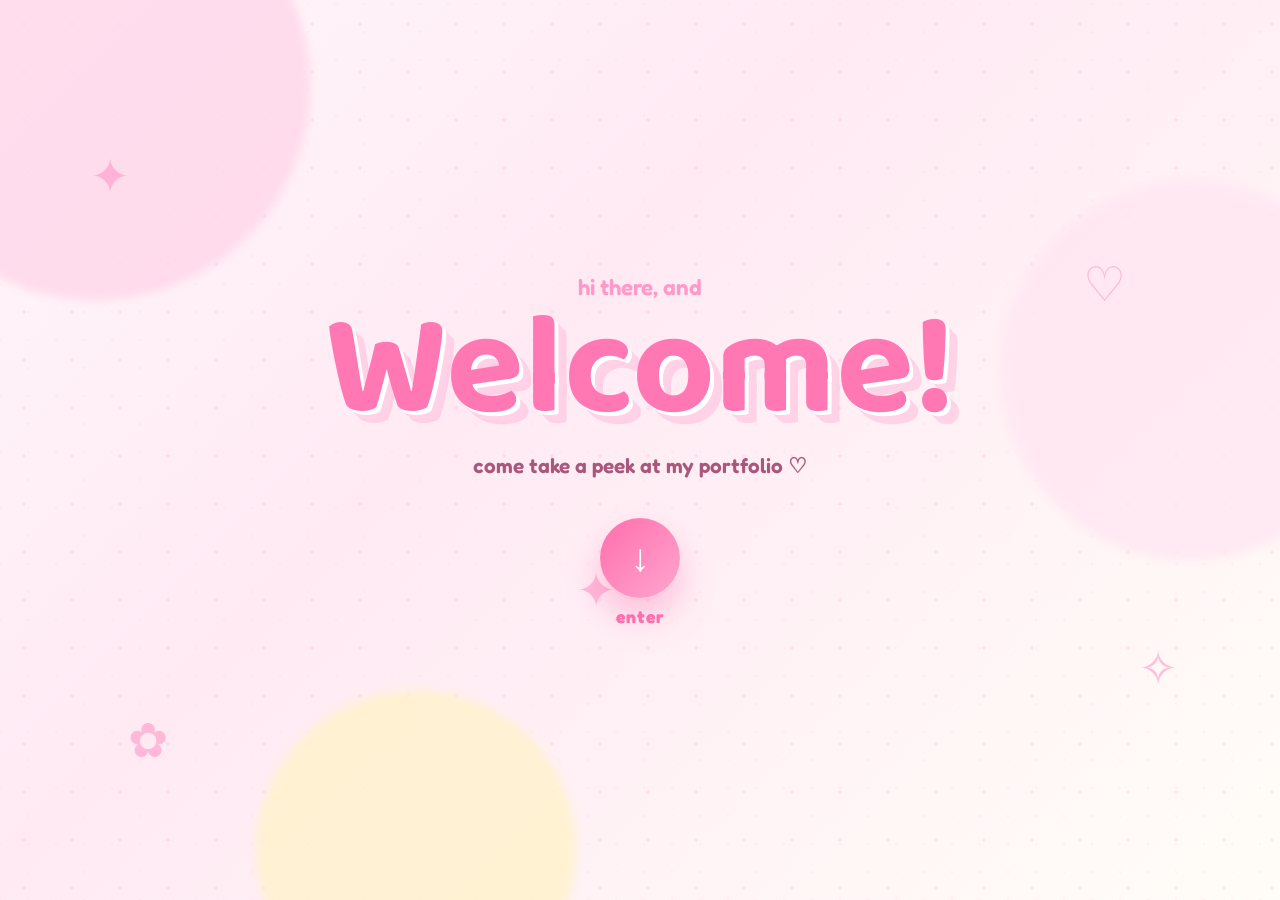
<file: index.html>
<!DOCTYPE html>
<html lang="en">
<head>
  <meta charset="UTF-8" />
  <meta name="viewport" content="width=device-width, initial-scale=1.0" />
  <title>Welcome!</title>

  <link rel="preconnect" href="https://fonts.googleapis.com">
  <link rel="preconnect" href="https://fonts.gstatic.com" crossorigin>
  <link href="https://fonts.googleapis.com/css2?family=Baloo+2:wght@600;700;800&family=Fredoka:wght@500;600;700&family=Nunito:wght@500;700;800&display=swap" rel="stylesheet">

  <link rel="stylesheet" href="style.css" />
</head>
<body class="welcome-body">

  <div class="background">
    <div class="blob blob-one"></div>
    <div class="blob blob-two"></div>
    <div class="blob blob-three"></div>

    <div class="sparkle sparkle-one">✦</div>
    <div class="sparkle sparkle-two">♡</div>
    <div class="sparkle sparkle-three">✧</div>
    <div class="sparkle sparkle-four">✿</div>
    <div class="sparkle sparkle-five">✦</div>
  </div>

  <main class="welcome-page">
    <p class="welcome-hi">hi there, and</p>
    <h1 class="welcome-title">Welcome!</h1>
    <p class="welcome-sub">come take a peek at my portfolio ♡</p>

    <a href="portfolio.html" class="welcome-arrow" aria-label="Go to my portfolio">
      <span class="welcome-arrow-circle">↓</span>
      <span class="welcome-arrow-text">enter</span>
    </a>
  </main>

</body>
</html>
</file>
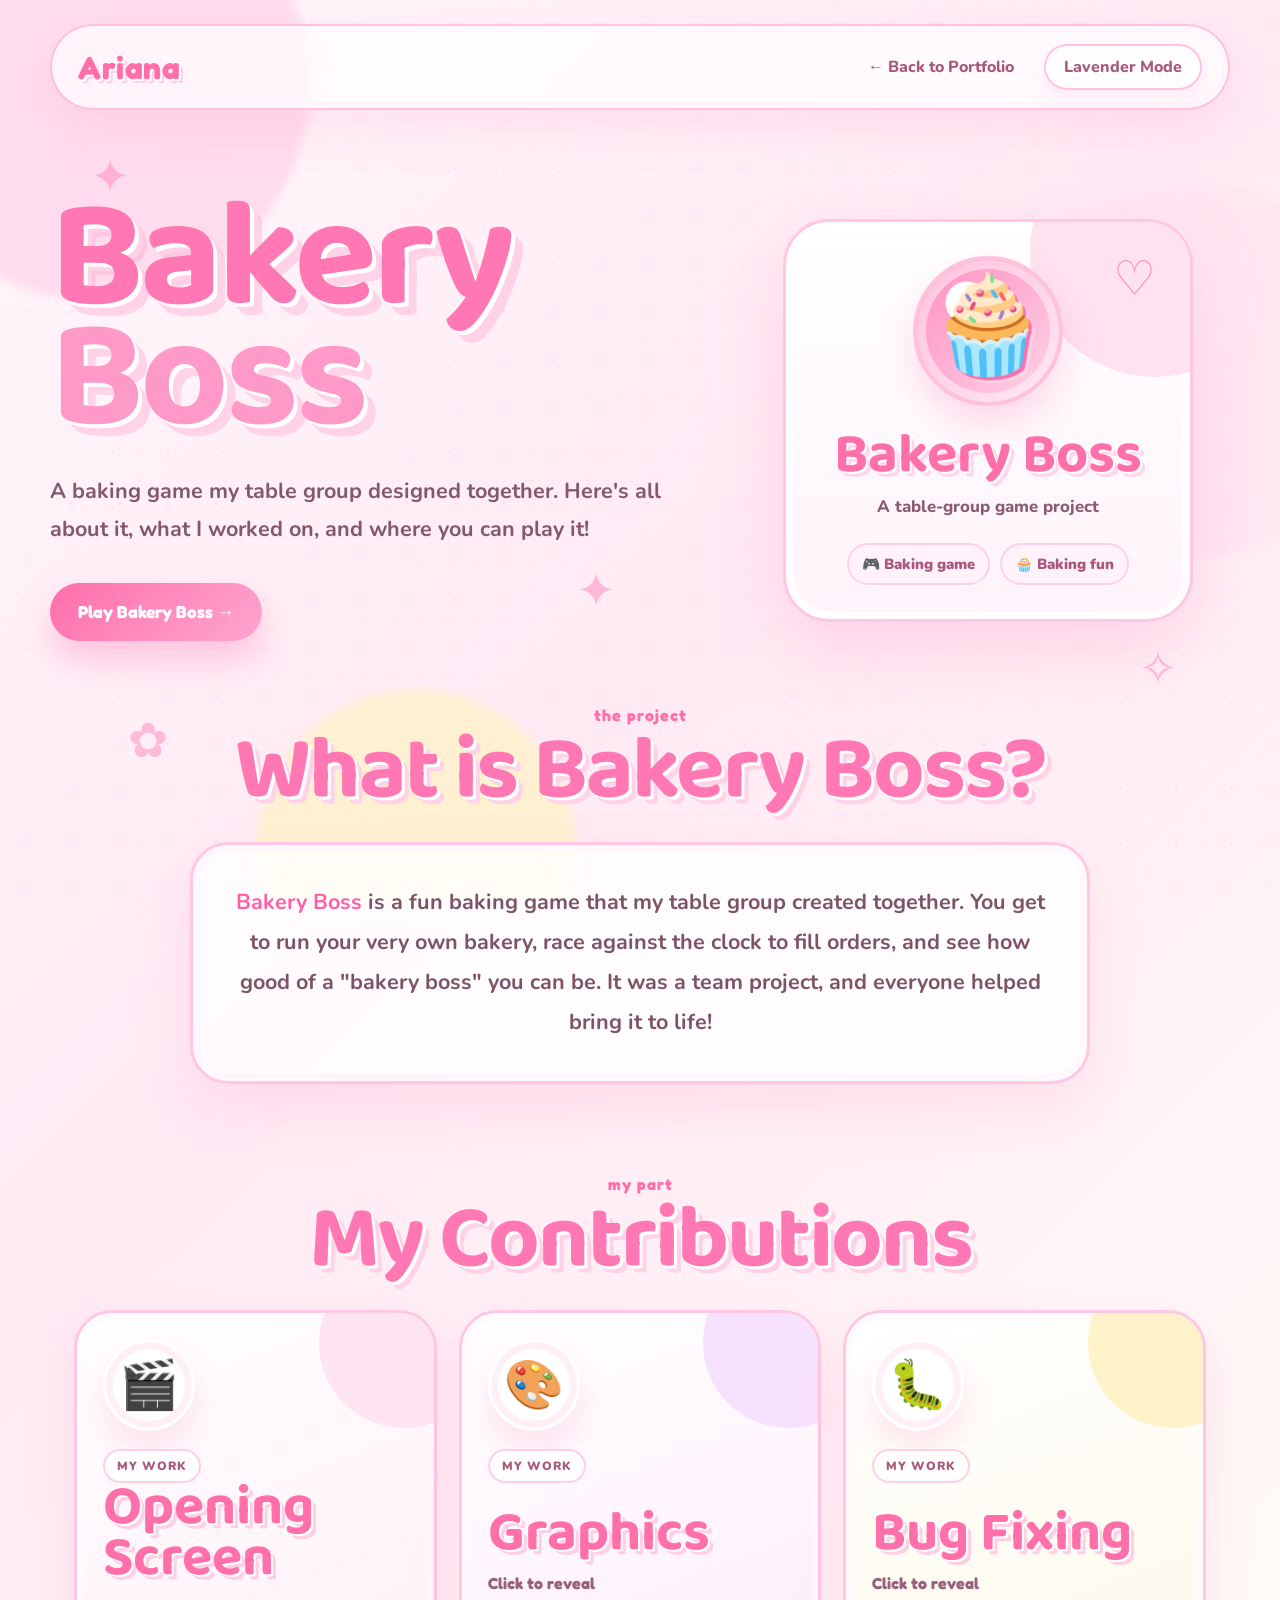
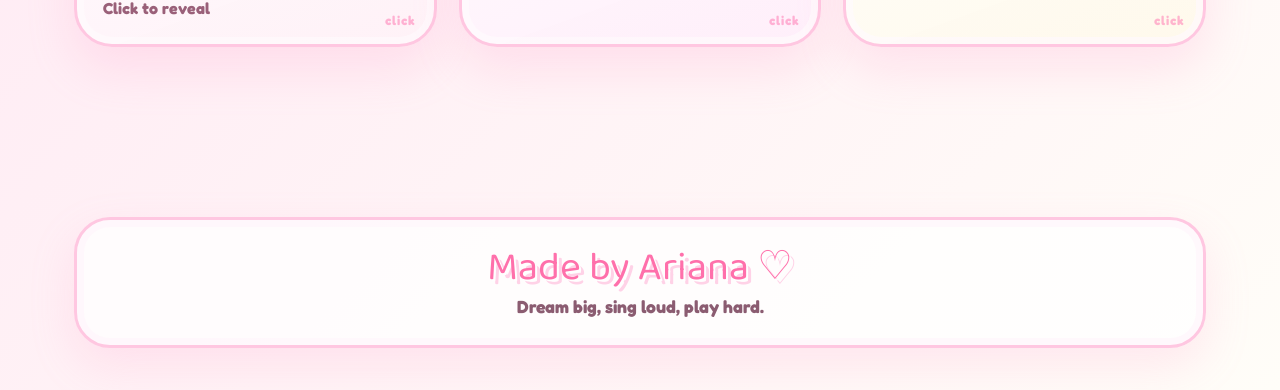
<file: bakeryboss.html>
<!DOCTYPE html>
<html lang="en">
<head>
  <meta charset="UTF-8" />
  <meta name="viewport" content="width=device-width, initial-scale=1.0" />
  <title>Bakery Boss</title>

  <link rel="preconnect" href="https://fonts.googleapis.com">
  <link rel="preconnect" href="https://fonts.gstatic.com" crossorigin>
  <link href="https://fonts.googleapis.com/css2?family=Baloo+2:wght@600;700;800&family=Fredoka:wght@500;600;700&family=Nunito:wght@500;700;800&display=swap" rel="stylesheet">

  <link rel="stylesheet" href="style.css" />
</head>
<body>

  <div class="background">
    <div class="blob blob-one"></div>
    <div class="blob blob-two"></div>
    <div class="blob blob-three"></div>

    <div class="sparkle sparkle-one">✦</div>
    <div class="sparkle sparkle-two">♡</div>
    <div class="sparkle sparkle-three">✧</div>
    <div class="sparkle sparkle-four">✿</div>
    <div class="sparkle sparkle-five">✦</div>
  </div>

  <header class="page-header">

    <nav class="nav">
      <a href="index.html" class="nav-logo">Ariana</a>

      <div class="nav-links">
        <a href="portfolio.html">← Back to Portfolio</a>

        <button id="themeToggle" class="theme-toggle" type="button">
          Lavender Mode
        </button>
      </div>
    </nav>

    <section class="hero bakery-hero">
      <div class="hero-text">
        <h1>
          Bakery
          <span>Boss</span>
        </h1>

        <p class="hero-description">
          A baking game my table group designed together. Here's all about it,
          what I worked on, and where you can play it!
        </p>

        <div class="hero-buttons">
          <a href="https://www.bakeryboss.xyz/" target="_blank" rel="noopener" class="main-button">Play Bakery Boss →</a>
        </div>
      </div>

      <div class="hero-panel">
        <div class="profile-card">
          <div class="profile-circle">
            <span>🧁</span>
          </div>

          <h2>Bakery Boss</h2>
          <p>A table-group game project</p>

          <div class="cute-tags">
            <span>🎮 Baking game</span>
            <span>🧁 Baking fun</span>
          </div>
        </div>
      </div>
    </section>

  </header>

  <main>

    <section class="about-section reveal">
      <div class="section-heading">
        <p>the project</p>
        <h2>What is Bakery Boss?</h2>
      </div>

      <div class="about-card">
        <p>
          <strong>Bakery Boss</strong> is a fun baking game that my table group
          created together. You get to run your very own bakery, race against the
          clock to fill orders, and see how good of a "bakery boss" you can be.
          It was a team project, and everyone helped bring it to life!
        </p>
      </div>
    </section>

    <section class="about-section reveal">
      <div class="section-heading">
        <p>my part</p>
        <h2>My Contributions</h2>
      </div>

      <div class="cards-grid contributions-grid">

        <details class="favorite-card baking-card">
          <summary>
            <div class="card-top">
              <div class="icon-bubble">🎬</div>
              <p class="card-label">my work</p>
            </div>
            <div>
              <h3>Opening Screen</h3>
              <p class="click-text">Click to reveal</p>
            </div>
          </summary>
          <div class="hidden-fact">
            <p>I designed the opening screen for Emma's game.</p>
          </div>
        </details>

        <details class="favorite-card singing-card">
          <summary>
            <div class="card-top">
              <div class="icon-bubble">🎨</div>
              <p class="card-label">my work</p>
            </div>
            <div>
              <h3>Graphics</h3>
              <p class="click-text">Click to reveal</p>
            </div>
          </summary>
          <div class="hidden-fact">
            <p>I made some of the graphics you'll see in the game.</p>
          </div>
        </details>

        <details class="favorite-card dimsum-card">
          <summary>
            <div class="card-top">
              <div class="icon-bubble">🐛</div>
              <p class="card-label">my work</p>
            </div>
            <div>
              <h3>Bug Fixing</h3>
              <p class="click-text">Click to reveal</p>
            </div>
          </summary>
          <div class="hidden-fact">
            <p>I worked out a lot of the bugs to help the game run smoothly.</p>
          </div>
        </details>

      </div>
    </section>

  </main>

  <footer class="footer-signature">
    <div class="signature-card">
      <p class="made-by">Made by Ariana ♡</p>
      <p class="signature-line">Dream big, sing loud, play hard.</p>
    </div>
  </footer>

  <script src="script.js"></script>

</body>
</html>
</file>
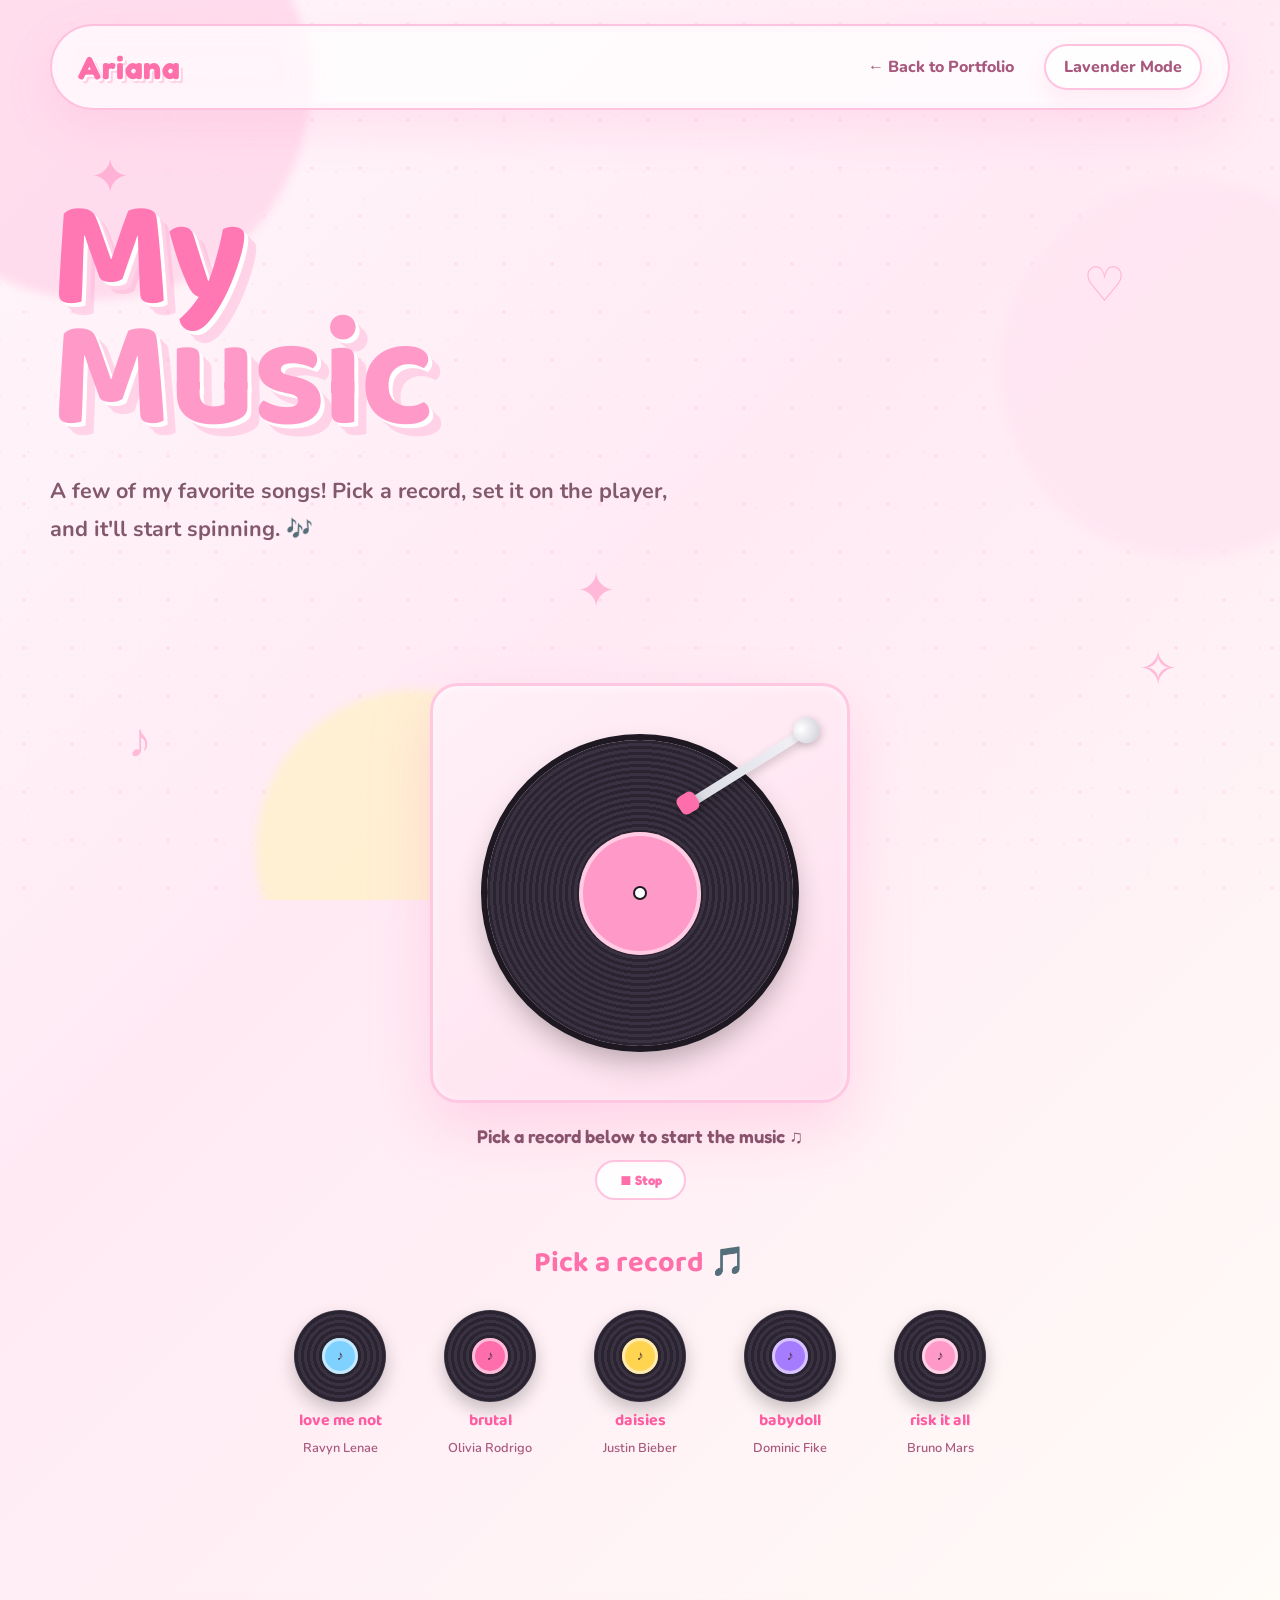
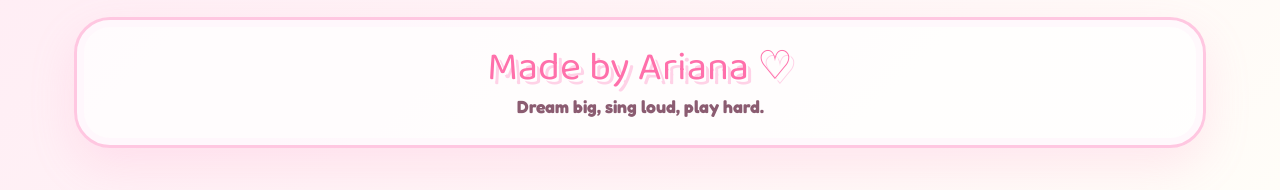
<file: music.html>
<!DOCTYPE html>
<html lang="en">
<head>
  <meta charset="UTF-8" />
  <meta name="viewport" content="width=device-width, initial-scale=1.0" />
  <title>My Music</title>

  <link rel="preconnect" href="https://fonts.googleapis.com">
  <link rel="preconnect" href="https://fonts.gstatic.com" crossorigin>
  <link href="https://fonts.googleapis.com/css2?family=Baloo+2:wght@600;700;800&family=Fredoka:wght@500;600;700&family=Nunito:wght@500;700;800&display=swap" rel="stylesheet">

  <link rel="stylesheet" href="style.css" />
</head>
<body>

  <div class="background">
    <div class="blob blob-one"></div>
    <div class="blob blob-two"></div>
    <div class="blob blob-three"></div>

    <div class="sparkle sparkle-one">✦</div>
    <div class="sparkle sparkle-two">♡</div>
    <div class="sparkle sparkle-three">✧</div>
    <div class="sparkle sparkle-four">♪</div>
    <div class="sparkle sparkle-five">✦</div>
  </div>

  <header class="page-header">
    <nav class="nav">
      <a href="index.html" class="nav-logo">Ariana</a>
      <div class="nav-links">
        <a href="portfolio.html">← Back to Portfolio</a>
        <button id="themeToggle" class="theme-toggle" type="button">Lavender Mode</button>
      </div>
    </nav>

    <section class="hero music-hero">
      <div class="hero-text">
        <h1>My <span>Music</span></h1>
        <p class="hero-description">
          A few of my favorite songs! Pick a record, set it on the player,
          and it'll start spinning. 🎶
        </p>
      </div>
    </section>
  </header>

  <main>
    <section class="music-section">

      <!-- The record player -->
      <div class="record-player" id="turntable">
        <div class="platter">
          <div class="platter-label" id="platterLabel"></div>
          <div class="spindle"></div>
        </div>
        <div class="tonearm">
          <div class="tonearm-base"></div>
        </div>
      </div>

      <p class="now-playing" id="nowPlaying">Pick a record below to start the music ♫</p>
      <button id="stopBtn" class="reset-btn" type="button">⏹ Stop</button>

      <!-- The real song plays here (official YouTube player) -->
      <div class="yt-wrap" id="ytWrap">
        <iframe id="ytFrame" src="" title="Song player"
          frameborder="0"
          allow="autoplay; encrypted-media; picture-in-picture"
          allowfullscreen></iframe>
      </div>

      <!-- The crate of records -->
      <h2 class="shelf-heading">Pick a record 🎵</h2>
      <div class="record-shelf">

        <button class="record" type="button"
          data-id="cswfR85D7jM" data-title="love me not" data-artist="Ravyn Lenae" data-color="#7fd1ff">
          <span class="vinyl"><span class="vinyl-label" style="background:#7fd1ff;">♪</span></span>
          <span class="record-title">love me not</span>
          <span class="record-artist">Ravyn Lenae</span>
        </button>

        <button class="record" type="button"
          data-id="OGUy2UmRxJ0" data-title="brutal" data-artist="Olivia Rodrigo" data-color="#ff6eac">
          <span class="vinyl"><span class="vinyl-label" style="background:#ff6eac;">♪</span></span>
          <span class="record-title">brutal</span>
          <span class="record-artist">Olivia Rodrigo</span>
        </button>

        <button class="record" type="button"
          data-id="msGuqelopMA" data-title="daisies" data-artist="Justin Bieber" data-color="#ffd451">
          <span class="vinyl"><span class="vinyl-label" style="background:#ffd451;">♪</span></span>
          <span class="record-title">daisies</span>
          <span class="record-artist">Justin Bieber</span>
        </button>

        <button class="record" type="button"
          data-id="nb8CnIo_-_A" data-title="babydoll" data-artist="Dominic Fike" data-color="#a67cff">
          <span class="vinyl"><span class="vinyl-label" style="background:#a67cff;">♪</span></span>
          <span class="record-title">babydoll</span>
          <span class="record-artist">Dominic Fike</span>
        </button>

        <button class="record" type="button"
          data-id="lY5V4hSLWY8" data-title="risk it all" data-artist="Bruno Mars" data-color="#ff9ac8">
          <span class="vinyl"><span class="vinyl-label" style="background:#ff9ac8;">♪</span></span>
          <span class="record-title">risk it all</span>
          <span class="record-artist">Bruno Mars</span>
        </button>

      </div>
    </section>
  </main>

  <footer class="footer-signature">
    <div class="signature-card">
      <p class="made-by">Made by Ariana ♡</p>
      <p class="signature-line">Dream big, sing loud, play hard.</p>
    </div>
  </footer>

  <script>
    // ===== RECORD PLAYER =====
    const turntable    = document.getElementById("turntable");
    const platterLabel = document.getElementById("platterLabel");
    const nowPlaying   = document.getElementById("nowPlaying");
    const ytWrap       = document.getElementById("ytWrap");
    const ytFrame      = document.getElementById("ytFrame");
    const records      = document.querySelectorAll(".record");

    function playSong(el) {
      const id     = el.dataset.id;
      const title  = el.dataset.title;
      const artist = el.dataset.artist;
      const color  = el.dataset.color;

      records.forEach((r) => r.classList.remove("selected"));
      el.classList.add("selected");

      // put the record on the player and spin it
      platterLabel.textContent = title;
      platterLabel.style.background = color;
      turntable.classList.add("playing");
      nowPlaying.innerHTML = "Now playing: <strong>" + title + "</strong> — " + artist;

      // the song plays in the official YouTube player (autoplay because you clicked)
      ytFrame.src = "https://www.youtube.com/embed/" + id + "?autoplay=1&rel=0";
      ytWrap.classList.add("show");
    }

    function stopSong() {
      records.forEach((r) => r.classList.remove("selected"));
      turntable.classList.remove("playing");
      platterLabel.textContent = "";
      platterLabel.style.background = "";
      nowPlaying.textContent = "Pick a record below to start the music ♫";
      ytFrame.src = "";
      ytWrap.classList.remove("show");
    }

    records.forEach((r) => r.addEventListener("click", () => playSong(r)));
    document.getElementById("stopBtn").addEventListener("click", stopSong);
  </script>

  <script src="script.js"></script>
</body>
</html>
</file>
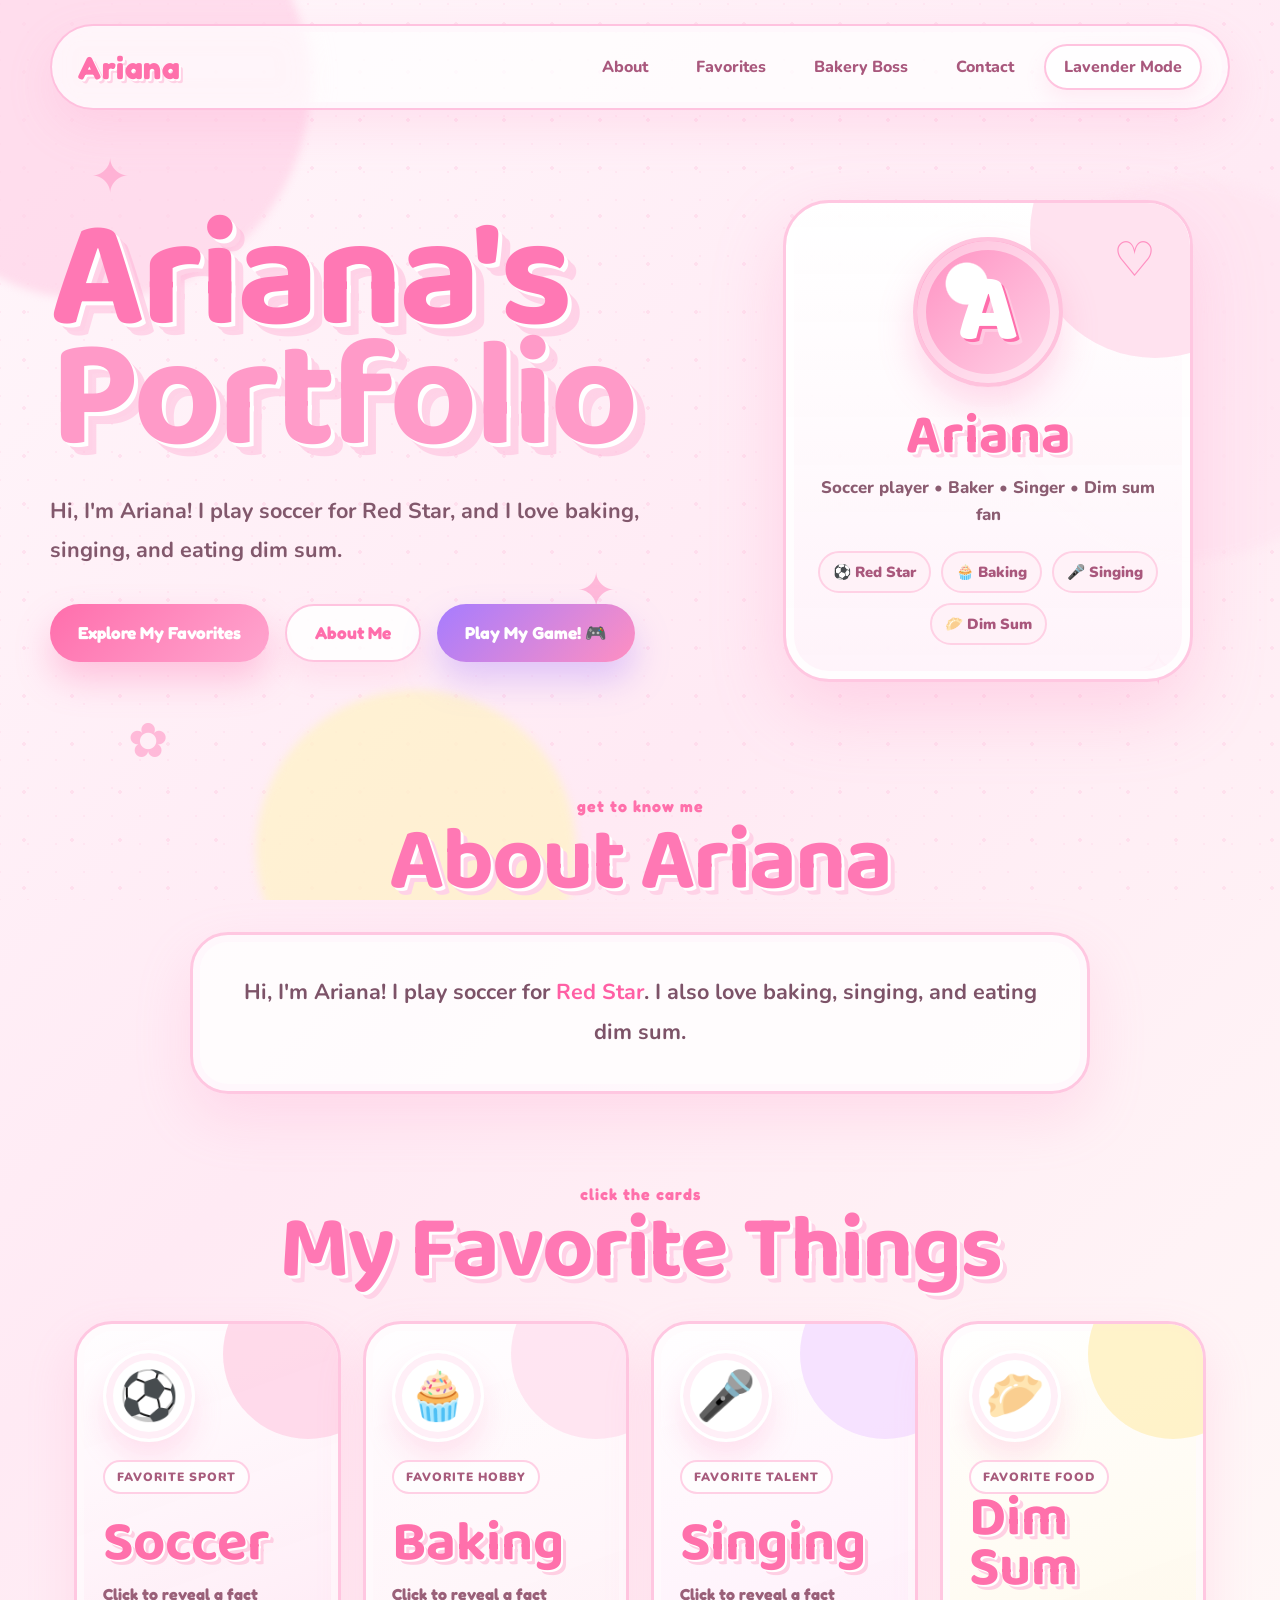
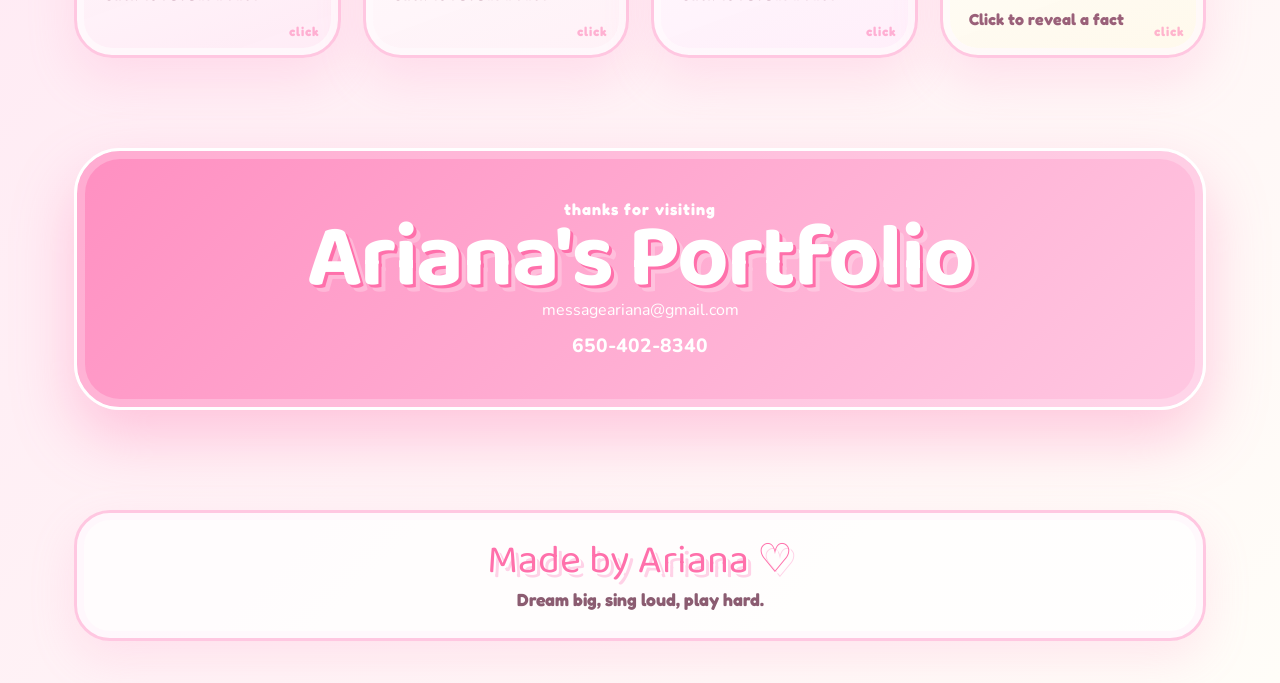
<file: portfolio-2.html>
<!DOCTYPE html>
<html lang="en">
<head>
  <meta charset="UTF-8" />
  <meta name="viewport" content="width=device-width, initial-scale=1.0" />
  <title>Ariana's Portfolio</title>

  <link rel="preconnect" href="https://fonts.googleapis.com">
  <link rel="preconnect" href="https://fonts.gstatic.com" crossorigin>
  <link href="https://fonts.googleapis.com/css2?family=Baloo+2:wght@600;700;800&family=Fredoka:wght@500;600;700&family=Nunito:wght@500;700;800&display=swap" rel="stylesheet">

  <link rel="stylesheet" href="style.css" />
</head>
<body>

  <div class="background">
    <div class="blob blob-one"></div>
    <div class="blob blob-two"></div>
    <div class="blob blob-three"></div>

    <div class="sparkle sparkle-one">✦</div>
    <div class="sparkle sparkle-two">♡</div>
    <div class="sparkle sparkle-three">✧</div>
    <div class="sparkle sparkle-four">✿</div>
    <div class="sparkle sparkle-five">✦</div>
  </div>

  <header class="page-header">

    <nav class="nav">
      <a href="index.html" class="nav-logo">Ariana</a>

      <div class="nav-links">
        <a href="#about">About</a>
        <a href="#favorites">Favorites</a>
        <a href="bakeryboss.html">Bakery Boss</a>
        <a href="#contact">Contact</a>

        <button id="themeToggle" class="theme-toggle" type="button">
          Lavender Mode
        </button>
      </div>
    </nav>

    <section class="hero">
      <div class="hero-text">
        <h1>
          Ariana's
          <span>Portfolio</span>
        </h1>

        <p class="hero-description">
          Hi, I'm Ariana! I play soccer for Red Star, and I love baking,
          singing, and eating dim sum.
        </p>

        <div class="hero-buttons">
          <a href="#favorites" class="main-button">Explore My Favorites</a>
          <a href="#about" class="secondary-button">About Me</a>
          <button id="playGameBtn" class="game-button" type="button">Play My Game! 🎮</button>
        </div>
      </div>

      <div class="hero-panel">
        <div class="profile-card">
          <div class="profile-circle">
            <span>A</span>
          </div>

          <h2>Ariana</h2>
          <p>Soccer player • Baker • Singer • Dim sum fan</p>

          <div class="cute-tags">
            <span>⚽ Red Star</span>
            <span>🧁 Baking</span>
            <span>🎤 Singing</span>
            <span>🥟 Dim Sum</span>
          </div>
        </div>
      </div>
    </section>

  </header>

  <main>

    <section id="about" class="about-section reveal">
      <div class="section-heading">
        <p>get to know me</p>
        <h2>About Ariana</h2>
      </div>

      <div class="about-card">
        <p>
          Hi, I'm Ariana! I play soccer for <strong>Red Star</strong>.
          I also love baking, singing, and eating dim sum.
        </p>
      </div>
    </section>

    <section id="favorites" class="favorites-section reveal">
      <div class="section-heading">
        <p>click the cards</p>
        <h2>My Favorite Things</h2>
      </div>

      <div class="cards-grid">

        <details class="favorite-card soccer-card">
          <summary>
            <div class="card-top">
              <div class="icon-bubble">⚽</div>
              <p class="card-label">favorite sport</p>
            </div>

            <div>
              <h3>Soccer</h3>
              <p class="click-text">Click to reveal a fact</p>
            </div>
          </summary>

          <div class="hidden-fact">
            <p>
              I play soccer for <strong>Red Star</strong>! I like how soccer takes teamwork,
              speed, focus, and confidence.
            </p>
          </div>
        </details>

        <details class="favorite-card baking-card">
          <summary>
            <div class="card-top">
              <div class="icon-bubble">🧁</div>
              <p class="card-label">favorite hobby</p>
            </div>

            <div>
              <h3>Baking</h3>
              <p class="click-text">Click to reveal a fact</p>
            </div>
          </summary>

          <div class="hidden-fact">
            <p>
              Baking is fun because it feels creative. You can mix ingredients
              and turn them into something sweet and pretty.
            </p>
          </div>
        </details>

        <details class="favorite-card singing-card">
          <summary>
            <div class="card-top">
              <div class="icon-bubble">🎤</div>
              <p class="card-label">favorite talent</p>
            </div>

            <div>
              <h3>Singing</h3>
              <p class="click-text">Click to reveal a fact</p>
            </div>
          </summary>

          <div class="hidden-fact">
            <p>
              Singing is one of my favorite ways to express myself.
              Music can make a normal day feel special.
            </p>
            <a href="music.html" class="card-song-button">🎵 Play My Favorite Songs →</a>
          </div>
        </details>

        <details class="favorite-card dimsum-card">
          <summary>
            <div class="card-top">
              <div class="icon-bubble">🥟</div>
              <p class="card-label">favorite food</p>
            </div>

            <div>
              <h3>Dim Sum</h3>
              <p class="click-text">Click to reveal a fact</p>
            </div>
          </summary>

          <div class="hidden-fact">
            <p>
              I love dim sum because there are so many little dishes to try,
              like dumplings, buns, and other delicious foods.
            </p>
          </div>
        </details>

      </div>
    </section>

    <section id="contact" class="contact-section reveal">
      <div class="contact-card">
        <p class="contact-small">thanks for visiting</p>
        <h2>Ariana's Portfolio</h2>
        <p><a href="mailto:messageariana@gmail.com">messageariana@gmail.com</a></p>
        <p><a href="tel:650-402-8340">650-402-8340</a></p>
      </div>
    </section>

  </main>

  <footer class="footer-signature">
    <div class="signature-card">
      <p class="made-by">Made by Ariana ♡</p>
      <p class="signature-line">Dream big, sing loud, play hard.</p>
    </div>
  </footer>

  <!-- ===== GAME POP-UP (hidden until you click "Play My Game!") ===== -->
  <div id="gameModal" class="game-modal">
    <div class="game-container">
      <div class="game-header">
        <h2>Ariana's Adventure</h2>
        <button id="closeGameBtn" class="close-game" type="button">✕</button>
      </div>

      <div class="game-info">
        <div class="level-display">Level: <span id="levelNumber">1</span>/4</div>
        <div class="fact-display" id="factDisplay"></div>
      </div>

      <canvas id="gameCanvas" width="800" height="500"></canvas>

      <div class="game-controls">
        <p>Arrow Keys to Move • Space to Jump</p>
        <button id="resetGameBtn" class="reset-btn" type="button">Reset Level</button>
      </div>

      <div id="gameOver" class="game-over-screen" style="display: none;">
        <div class="game-over-content">
          <h3 id="gameOverTitle">You Made It!</h3>
          <p id="gameOverMessage"></p>
          <button id="nextLevelBtn" class="next-level-btn" type="button">Next Level →</button>
        </div>
      </div>
    </div>
  </div>

  <script src="script.js"></script>
  <script src="game.js"></script>

</body>
</html>
</file>
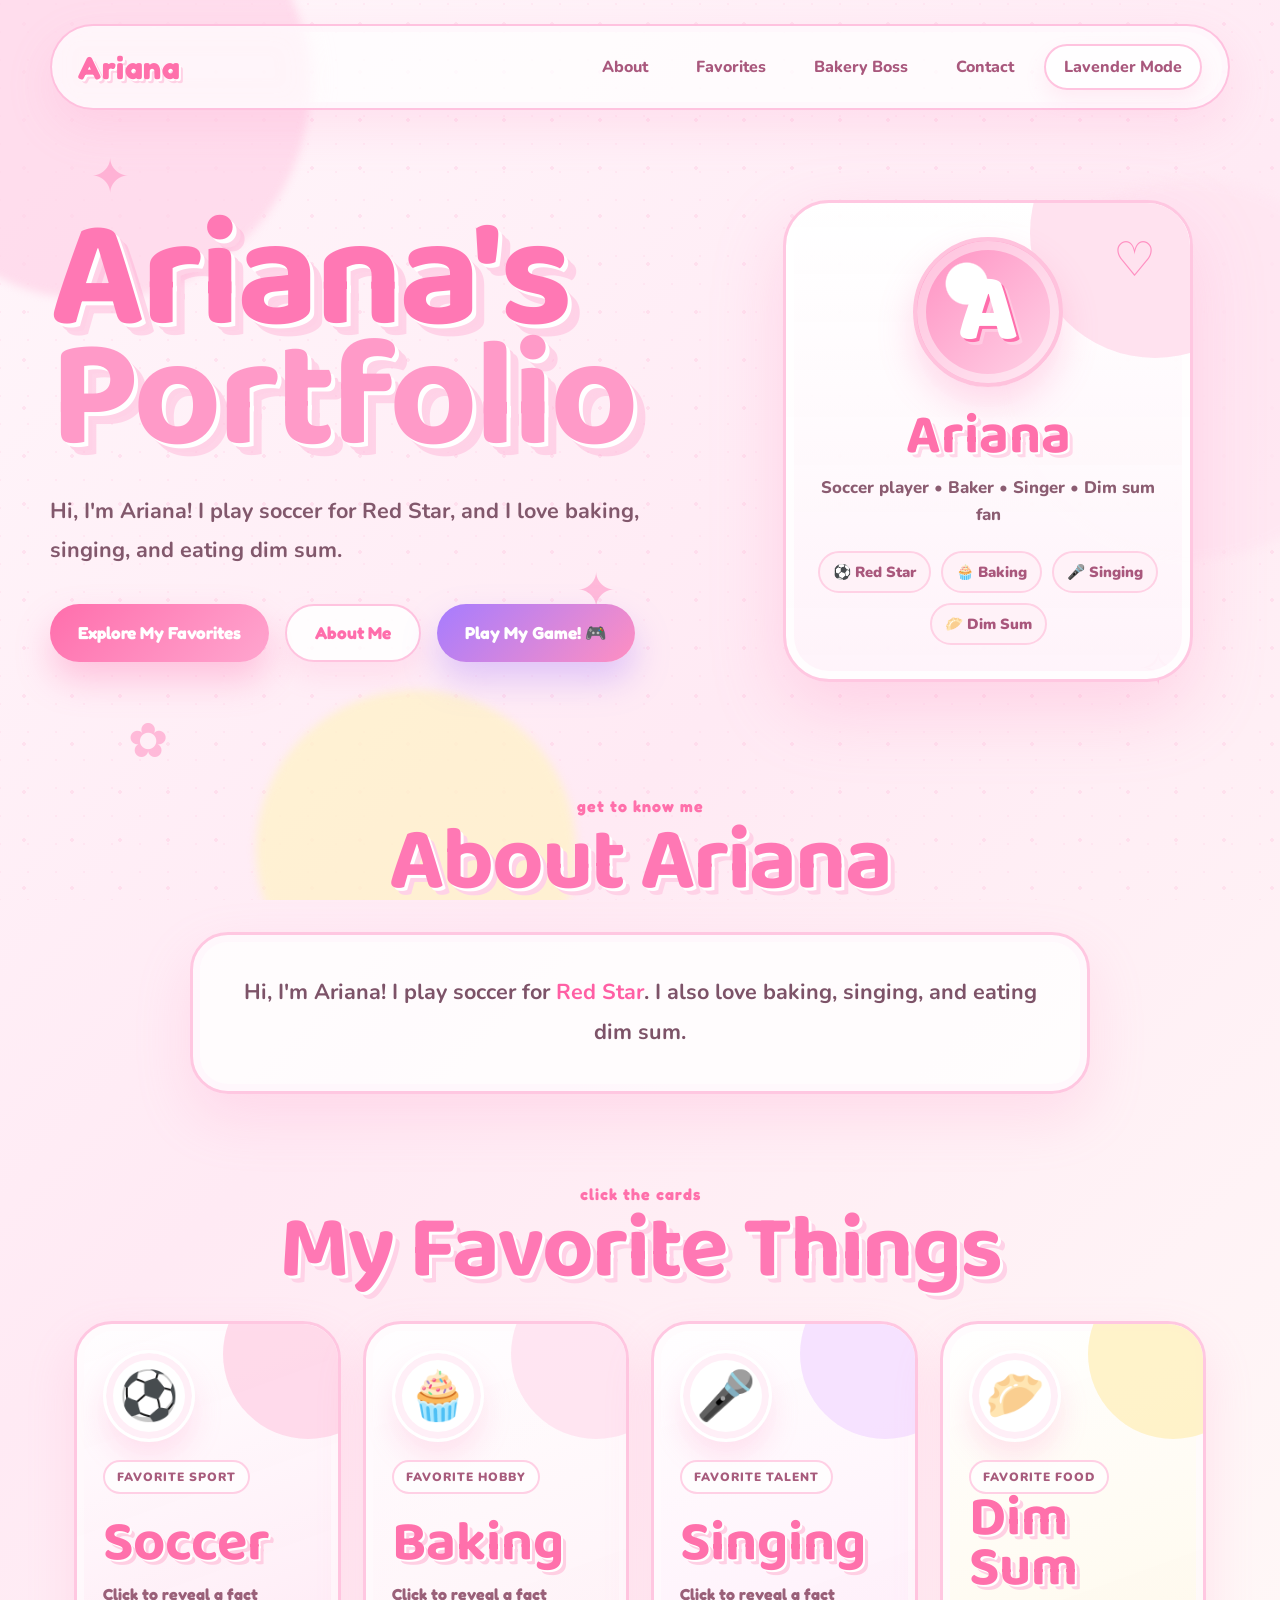
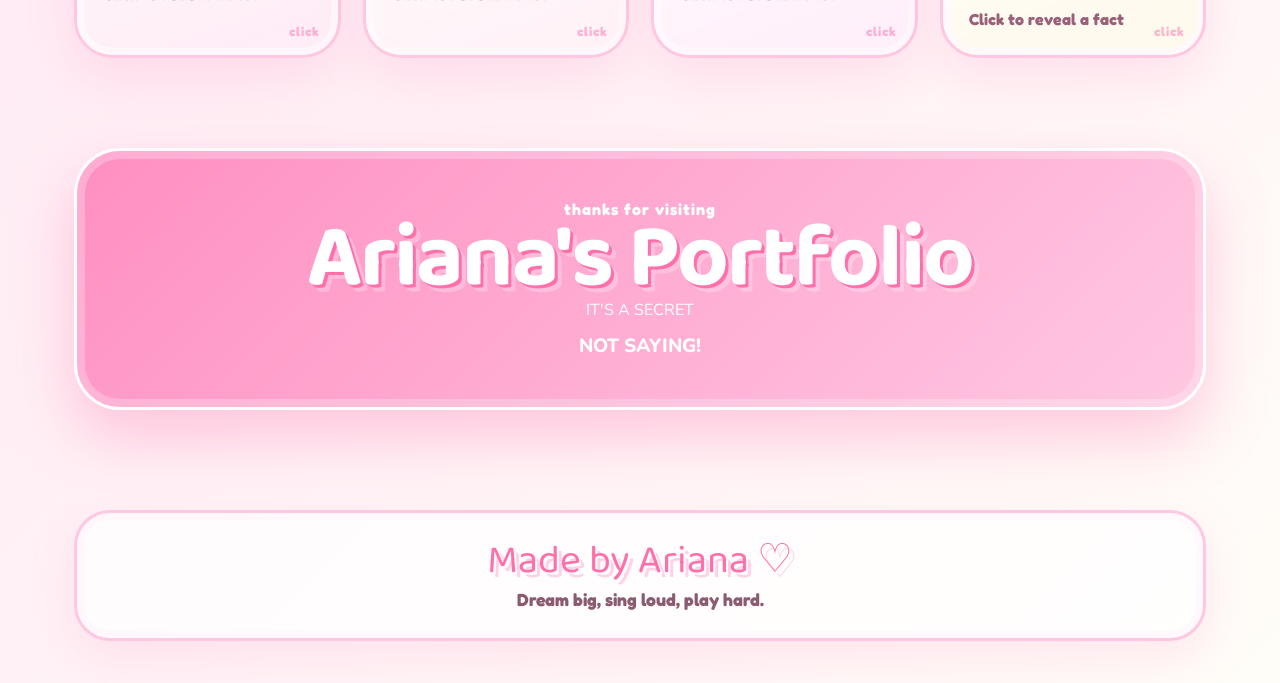
<file: portfolio.html>
<!DOCTYPE html>
<html lang="en">
<head>
  <meta charset="UTF-8" />
  <meta name="viewport" content="width=device-width, initial-scale=1.0" />
  <title>Ariana's Portfolio</title>

  <link rel="preconnect" href="https://fonts.googleapis.com">
  <link rel="preconnect" href="https://fonts.gstatic.com" crossorigin>
  <link href="https://fonts.googleapis.com/css2?family=Baloo+2:wght@600;700;800&family=Fredoka:wght@500;600;700&family=Nunito:wght@500;700;800&display=swap" rel="stylesheet">

  <link rel="stylesheet" href="style.css" />
</head>
<body>

  <div class="background">
    <div class="blob blob-one"></div>
    <div class="blob blob-two"></div>
    <div class="blob blob-three"></div>

    <div class="sparkle sparkle-one">✦</div>
    <div class="sparkle sparkle-two">♡</div>
    <div class="sparkle sparkle-three">✧</div>
    <div class="sparkle sparkle-four">✿</div>
    <div class="sparkle sparkle-five">✦</div>
  </div>

  <header class="page-header">

    <nav class="nav">
      <a href="index.html" class="nav-logo">Ariana</a>

      <div class="nav-links">
        <a href="#about">About</a>
        <a href="#favorites">Favorites</a>
        <a href="bakeryboss.html">Bakery Boss</a>
        <a href="#contact">Contact</a>

        <button id="themeToggle" class="theme-toggle" type="button">
          Lavender Mode
        </button>
      </div>
    </nav>

    <section class="hero">
      <div class="hero-text">
        <h1>
          Ariana's
          <span>Portfolio</span>
        </h1>

        <p class="hero-description">
          Hi, I'm Ariana! I play soccer for Red Star, and I love baking,
          singing, and eating dim sum.
        </p>

        <div class="hero-buttons">
          <a href="#favorites" class="main-button">Explore My Favorites</a>
          <a href="#about" class="secondary-button">About Me</a>
          <button id="playGameBtn" class="game-button" type="button">Play My Game! 🎮</button>
        </div>
      </div>

      <div class="hero-panel">
        <div class="profile-card">
          <div class="profile-circle">
            <span>A</span>
          </div>

          <h2>Ariana</h2>
          <p>Soccer player • Baker • Singer • Dim sum fan</p>

          <div class="cute-tags">
            <span>⚽ Red Star</span>
            <span>🧁 Baking</span>
            <span>🎤 Singing</span>
            <span>🥟 Dim Sum</span>
          </div>
        </div>
      </div>
    </section>

  </header>

  <main>

    <section id="about" class="about-section reveal">
      <div class="section-heading">
        <p>get to know me</p>
        <h2>About Ariana</h2>
      </div>

      <div class="about-card">
        <p>
          Hi, I'm Ariana! I play soccer for <strong>Red Star</strong>.
          I also love baking, singing, and eating dim sum.
        </p>
      </div>
    </section>

    <section id="favorites" class="favorites-section reveal">
      <div class="section-heading">
        <p>click the cards</p>
        <h2>My Favorite Things</h2>
      </div>

      <div class="cards-grid">

        <details class="favorite-card soccer-card">
          <summary>
            <div class="card-top">
              <div class="icon-bubble">⚽</div>
              <p class="card-label">favorite sport</p>
            </div>

            <div>
              <h3>Soccer</h3>
              <p class="click-text">Click to reveal a fact</p>
            </div>
          </summary>

          <div class="hidden-fact">
            <p>
              I play soccer for <strong>Red Star</strong>! I like how soccer takes teamwork,
              speed, focus, and confidence.
            </p>
          </div>
        </details>

        <details class="favorite-card baking-card">
          <summary>
            <div class="card-top">
              <div class="icon-bubble">🧁</div>
              <p class="card-label">favorite hobby</p>
            </div>

            <div>
              <h3>Baking</h3>
              <p class="click-text">Click to reveal a fact</p>
            </div>
          </summary>

          <div class="hidden-fact">
            <p>
              Baking is fun because it feels creative. You can mix ingredients
              and turn them into something sweet and pretty.
            </p>
          </div>
        </details>

        <details class="favorite-card singing-card">
          <summary>
            <div class="card-top">
              <div class="icon-bubble">🎤</div>
              <p class="card-label">favorite talent</p>
            </div>

            <div>
              <h3>Singing</h3>
              <p class="click-text">Click to reveal a fact</p>
            </div>
          </summary>

          <div class="hidden-fact">
            <p>
              Singing is one of my favorite ways to express myself.
              Music can make a normal day feel special.
            </p>
            <a href="music.html" class="card-song-button">🎵 Play My Favorite Songs →</a>
          </div>
        </details>

        <details class="favorite-card dimsum-card">
          <summary>
            <div class="card-top">
              <div class="icon-bubble">🥟</div>
              <p class="card-label">favorite food</p>
            </div>

            <div>
              <h3>Dim Sum</h3>
              <p class="click-text">Click to reveal a fact</p>
            </div>
          </summary>

          <div class="hidden-fact">
            <p>
              I love dim sum because there are so many little dishes to try,
              like dumplings, buns, and other delicious foods.
            </p>
          </div>
        </details>

      </div>
    </section>

    <section id="contact" class="contact-section reveal">
      <div class="contact-card">
        <p class="contact-small">thanks for visiting</p>
        <h2>Ariana's Portfolio</h2>
        <p><a href="mailto:IT'S A SECRET">IT'S A SECRET</a></p>
        <p><a href="tel:NOT SAYING!">NOT SAYING!</a></p>
      </div>
    </section>

  </main>

  <footer class="footer-signature">
    <div class="signature-card">
      <p class="made-by">Made by Ariana ♡</p>
      <p class="signature-line">Dream big, sing loud, play hard.</p>
    </div>
  </footer>

  <!-- ===== GAME POP-UP (hidden until you click "Play My Game!") ===== -->
  <div id="gameModal" class="game-modal">
    <div class="game-container">
      <div class="game-header">
        <h2>Ariana's Adventure</h2>
        <button id="closeGameBtn" class="close-game" type="button">✕</button>
      </div>

      <div class="game-info">
        <div class="level-display">Level: <span id="levelNumber">1</span>/4</div>
        <div class="fact-display" id="factDisplay"></div>
      </div>

      <canvas id="gameCanvas" width="800" height="500"></canvas>

      <div class="game-controls">
        <p>Arrow Keys to Move • Space to Jump</p>
        <button id="resetGameBtn" class="reset-btn" type="button">Reset Level</button>
      </div>

      <div id="gameOver" class="game-over-screen" style="display: none;">
        <div class="game-over-content">
          <h3 id="gameOverTitle">You Made It!</h3>
          <p id="gameOverMessage"></p>
          <button id="nextLevelBtn" class="next-level-btn" type="button">Next Level →</button>
        </div>
      </div>
    </div>
  </div>

  <script src="script.js"></script>
  <script src="game.js"></script>

</body>
</html>
</file>
<file: style.css>
/* =========================
   RESET
========================= */

* {
  margin: 0;
  padding: 0;
  box-sizing: border-box;
}

html {
  scroll-behavior: smooth;
}

body {
  min-height: 100vh;
  font-family: "Nunito", sans-serif;
  color: #7b4c63;
  background:
    linear-gradient(135deg, #fff7fb 0%, #ffeaf4 40%, #fffdf8 100%);
  overflow-x: hidden;
  transition: background 0.4s ease, color 0.4s ease;
}

a {
  text-decoration: none;
  color: inherit;
}

summary {
  font-family: inherit;
}

button {
  font-family: inherit;
}

/* =========================
   LAVENDER THEME
========================= */

body.lavender-theme {
  color: #5f4b7a;
  background:
    linear-gradient(135deg, #fbf8ff 0%, #efe7ff 45%, #fff7fb 100%);
}

body.lavender-theme .blob-one {
  background: #e8d7ff;
}

body.lavender-theme .blob-two {
  background: #f1ddff;
}

body.lavender-theme .blob-three {
  background: #ffdff3;
}

body.lavender-theme .sparkle,
body.lavender-theme .nav-logo,
body.lavender-theme .section-heading p,
body.lavender-theme .hero h1,
body.lavender-theme .hero h1 span,
body.lavender-theme .section-heading h2,
body.lavender-theme .favorite-card h3 {
  color: #a67cff;
}

body.lavender-theme .main-button,
body.lavender-theme .contact-card {
  background: linear-gradient(135deg, #a67cff, #e5c8ff);
}

body.lavender-theme .secondary-button,
body.lavender-theme .theme-toggle {
  color: #8e65e6;
  border-color: #d9c2ff;
}

body.lavender-theme .favorite-card,
body.lavender-theme .about-card,
body.lavender-theme .profile-card {
  border-color: #dcc6ff;
}

body.lavender-theme .soccer-card::before,
body.lavender-theme .baking-card::before,
body.lavender-theme .singing-card::before,
body.lavender-theme .dimsum-card::before {
  background: #e8d7ff;
}

/* =========================
   BACKGROUND
========================= */

.background {
  position: fixed;
  inset: 0;
  z-index: -10;
  overflow: hidden;
  pointer-events: none;
}

.background::before {
  content: "";
  position: absolute;
  inset: 0;
  background-image:
    radial-gradient(circle, rgba(255, 164, 207, 0.35) 2px, transparent 2px),
    radial-gradient(circle, rgba(255, 213, 232, 0.6) 1.5px, transparent 1.5px);
  background-size: 48px 48px, 28px 28px;
  background-position: 0 0, 14px 18px;
  opacity: 0.55;
}

.blob {
  position: absolute;
  border-radius: 999px;
  filter: blur(4px);
  opacity: 0.75;
  animation: blobFloat 7s ease-in-out infinite;
}

.blob-one {
  width: 430px;
  height: 430px;
  background: #ffd4e8;
  top: -130px;
  left: -120px;
}

.blob-two {
  width: 380px;
  height: 380px;
  background: #ffe5f1;
  right: -100px;
  top: 180px;
  animation-delay: 1.5s;
}

.blob-three {
  width: 320px;
  height: 320px;
  background: #fff2c7;
  bottom: -110px;
  left: 20%;
  animation-delay: 2.5s;
}

@keyframes blobFloat {
  0%, 100% {
    transform: translate(0, 0) scale(1);
  }

  50% {
    transform: translate(18px, -18px) scale(1.04);
  }
}

.sparkle {
  position: absolute;
  color: #ff8fc1;
  font-size: 3rem;
  opacity: 0.55;
  animation: floatSparkle 4s ease-in-out infinite;
}

.sparkle-one {
  top: 16%;
  left: 7%;
}

.sparkle-two {
  top: 28%;
  right: 12%;
  animation-delay: 1s;
}

.sparkle-three {
  bottom: 22%;
  right: 8%;
  animation-delay: 1.8s;
}

.sparkle-four {
  bottom: 14%;
  left: 10%;
  animation-delay: 2.5s;
}

.sparkle-five {
  top: 62%;
  left: 45%;
  animation-delay: 3.2s;
}

@keyframes floatSparkle {
  0%, 100% {
    transform: translateY(0) rotate(0deg) scale(1);
  }

  50% {
    transform: translateY(-16px) rotate(8deg) scale(1.12);
  }
}

/* =========================
   NAVIGATION
========================= */

.page-header {
  padding: 24px;
}

.nav {
  max-width: 1180px;
  margin: 0 auto;
  padding: 18px 26px;
  border: 2px solid rgba(255, 179, 215, 0.8);
  border-radius: 999px;
  background: rgba(255, 255, 255, 0.74);
  backdrop-filter: blur(14px);
  box-shadow:
    0 18px 45px rgba(255, 143, 193, 0.18),
    inset 0 0 0 6px rgba(255, 246, 251, 0.7);

  display: flex;
  align-items: center;
  justify-content: space-between;

  animation: slideDown 0.8s ease both;
}

@keyframes slideDown {
  from {
    opacity: 0;
    transform: translateY(-18px);
  }

  to {
    opacity: 1;
    transform: translateY(0);
  }
}

.nav-logo {
  font-family: "Fredoka", sans-serif;
  font-size: 2rem;
  font-weight: 700;
  color: #ff70ab;
  letter-spacing: 0.5px;
  text-shadow:
    2px 2px 0 #ffffff,
    4px 4px 0 #ffd1e5;
}

.nav-links {
  display: flex;
  align-items: center;
  gap: 12px;
}

.nav-links a,
.theme-toggle {
  padding: 10px 18px;
  border-radius: 999px;
  font-size: 1rem;
  font-weight: 800;
  color: #a9587d;
  transition: 0.25s ease;
}

.nav-links a:hover,
.theme-toggle:hover {
  background: #ffe3f0;
  color: #ff5ba0;
  transform: translateY(-2px);
}

.theme-toggle {
  border: 2px solid #ffc3df;
  background: rgba(255, 255, 255, 0.7);
  cursor: pointer;
  box-shadow: 0 10px 20px rgba(255, 143, 193, 0.14);
}

/* =========================
   HERO
========================= */

.hero {
  max-width: 1180px;
  margin: 0 auto;
  padding: 90px 0 90px;

  display: grid;
  grid-template-columns: 1.15fr 0.85fr;
  gap: 42px;
  align-items: center;
}

.hero-text {
  animation: fadeUp 0.9s ease both;
}

.hero h1 {
  font-family: "Baloo 2", cursive;
  font-size: clamp(5.5rem, 12vw, 10rem);
  line-height: 0.78;
  letter-spacing: -4px;
  color: #ff78b4;

  text-shadow:
    4px 4px 0 #ffffff,
    8px 8px 0 #ffd2e7,
    12px 12px 0 rgba(255, 159, 204, 0.35);

  animation: bubblePop 1s ease both;
}

.hero h1 span {
  display: block;
  color: #ff9ac8;
}

@keyframes bubblePop {
  0% {
    opacity: 0;
    transform: scale(0.85) translateY(20px);
  }

  70% {
    transform: scale(1.04) translateY(0);
  }

  100% {
    opacity: 1;
    transform: scale(1);
  }
}

.hero-description {
  max-width: 660px;
  margin-top: 32px;

  font-size: 1.35rem;
  line-height: 1.8;
  font-weight: 700;
  color: #82586c;

  animation: fadeUp 1s ease both;
  animation-delay: 0.15s;
}

.hero-buttons {
  margin-top: 34px;
  display: flex;
  flex-wrap: wrap;
  gap: 16px;

  animation: fadeUp 1s ease both;
  animation-delay: 0.28s;
}

@keyframes fadeUp {
  from {
    opacity: 0;
    transform: translateY(24px);
  }

  to {
    opacity: 1;
    transform: translateY(0);
  }
}

.main-button,
.secondary-button {
  display: inline-flex;
  align-items: center;
  justify-content: center;

  min-height: 58px;
  padding: 0 28px;
  border-radius: 999px;

  font-family: "Fredoka", sans-serif;
  font-size: 1.08rem;
  font-weight: 700;

  transition: 0.25s ease;
}

.main-button {
  color: white;
  background: linear-gradient(135deg, #ff6eac, #ffa6cf);
  box-shadow: 0 18px 34px rgba(255, 112, 174, 0.35);
  animation: softPulse 2.5s ease-in-out infinite;
}

@keyframes softPulse {
  0%, 100% {
    box-shadow: 0 18px 34px rgba(255, 112, 174, 0.35);
  }

  50% {
    box-shadow: 0 22px 44px rgba(255, 112, 174, 0.5);
  }
}

.main-button:hover,
.secondary-button:hover {
  transform: translateY(-5px) scale(1.03);
}

.secondary-button {
  color: #ff6eac;
  background: rgba(255, 255, 255, 0.85);
  border: 2px solid #ffc3df;
  box-shadow: 0 14px 26px rgba(255, 143, 193, 0.16);
}

/* =========================
   PROFILE CARD
========================= */

.hero-panel {
  display: flex;
  justify-content: center;
  animation: fadeUp 1s ease both;
  animation-delay: 0.35s;
}

.profile-card {
  position: relative;
  width: min(100%, 410px);
  padding: 34px 30px;

  border: 3px solid #ffc7e1;
  border-radius: 46px;
  background:
    linear-gradient(180deg, rgba(255, 255, 255, 0.98), rgba(255, 244, 250, 0.94));

  box-shadow:
    0 28px 70px rgba(255, 143, 193, 0.28),
    inset 0 0 0 8px rgba(255, 255, 255, 0.75);

  text-align: center;
  overflow: hidden;

  animation: cardFloat 4s ease-in-out infinite;
}

@keyframes cardFloat {
  0%, 100% {
    transform: translateY(0) rotate(0deg);
  }

  50% {
    transform: translateY(-10px) rotate(1deg);
  }
}

.profile-card::before {
  content: "";
  position: absolute;
  width: 250px;
  height: 250px;
  border-radius: 50%;
  background: #ffe2ef;
  top: -95px;
  right: -90px;
}

.profile-card::after {
  content: "♡";
  position: absolute;
  top: 26px;
  right: 34px;

  color: #ff8fc1;
  font-size: 3rem;
  font-family: "Fredoka", sans-serif;

  animation: heartBeat 1.8s ease-in-out infinite;
}

@keyframes heartBeat {
  0%, 100% {
    transform: scale(1);
  }

  50% {
    transform: scale(1.18);
  }
}

.profile-circle {
  position: relative;
  z-index: 1;

  width: 150px;
  height: 150px;
  margin: 0 auto 22px;

  border-radius: 50%;
  border: 4px solid #ffc2dd;
  background:
    radial-gradient(circle at 35% 30%, #ffffff 0 15%, transparent 16%),
    linear-gradient(135deg, #ff8fc1, #ffd5e8);

  display: grid;
  place-items: center;

  box-shadow:
    0 18px 35px rgba(255, 112, 174, 0.25),
    inset 0 0 0 9px rgba(255, 255, 255, 0.45);
}

.profile-circle span {
  font-family: "Baloo 2", cursive;
  font-size: 6rem;
  font-weight: 800;
  color: white;
  line-height: 1;

  text-shadow:
    3px 3px 0 #ff6eac,
    6px 6px 0 rgba(255, 255, 255, 0.25);
}

.profile-card h2 {
  position: relative;
  z-index: 1;

  font-family: "Baloo 2", cursive;
  font-size: 3.5rem;
  line-height: 1;
  color: #ff70ab;

  text-shadow:
    2px 2px 0 #ffffff,
    5px 5px 0 #ffd7e9;
}

.profile-card p {
  position: relative;
  z-index: 1;

  margin-top: 10px;
  font-size: 1.05rem;
  font-weight: 800;
  line-height: 1.6;
  color: #8b5c71;
}

.cute-tags {
  position: relative;
  z-index: 1;

  margin-top: 22px;
  display: flex;
  flex-wrap: wrap;
  justify-content: center;
  gap: 10px;
}

.cute-tags span {
  padding: 9px 13px;
  border-radius: 999px;
  background: #fff2f8;
  border: 2px solid #ffd1e5;

  color: #a9577c;
  font-size: 0.92rem;
  font-weight: 900;
}

/* =========================
   MAIN LAYOUT
========================= */

main {
  max-width: 1180px;
  margin: 0 auto;
  padding: 0 24px 80px;
}

section {
  scroll-margin-top: 30px;
}

.section-heading {
  text-align: center;
  margin-bottom: 30px;
}

.section-heading p {
  margin-bottom: 6px;
  font-family: "Fredoka", sans-serif;
  font-size: 1rem;
  font-weight: 700;
  color: #ff70ab;
  text-transform: lowercase;
  letter-spacing: 1px;
}

.section-heading h2,
.contact-card h2 {
  font-family: "Baloo 2", cursive;
  font-size: clamp(3.4rem, 7vw, 6rem);
  line-height: 0.9;
  color: #ff78b4;
  letter-spacing: -2px;

  text-shadow:
    3px 3px 0 #ffffff,
    7px 7px 0 #ffd2e7;
}

/* Scroll reveal animation */
.reveal {
  opacity: 0;
  transform: translateY(35px);
  transition: 0.8s ease;
}

.reveal.show {
  opacity: 1;
  transform: translateY(0);
}

/* =========================
   ABOUT
========================= */

.about-section {
  margin-bottom: 90px;
}

.about-card {
  max-width: 900px;
  margin: 0 auto;
  padding: 38px;

  border-radius: 38px;
  border: 3px solid #ffc7e1;
  background: rgba(255, 255, 255, 0.82);
  backdrop-filter: blur(14px);

  box-shadow:
    0 24px 55px rgba(255, 143, 193, 0.2),
    inset 0 0 0 7px rgba(255, 246, 251, 0.75);
}

.about-card p {
  text-align: center;
  color: #7d5368;
  font-size: 1.35rem;
  font-weight: 700;
  line-height: 1.85;
}

.about-card strong {
  color: #ff5fa4;
}

/* =========================
   FAVORITES
========================= */

.favorites-section {
  margin-bottom: 90px;
}

.cards-grid {
  display: grid;
  grid-template-columns: repeat(4, 1fr);
  gap: 22px;
}

.favorite-card {
  position: relative;
  min-height: 310px;

  border: 3px solid #ffc7e1;
  border-radius: 38px;
  background: rgba(255, 255, 255, 0.85);
  backdrop-filter: blur(12px);

  box-shadow:
    0 22px 48px rgba(255, 143, 193, 0.2),
    inset 0 0 0 7px rgba(255, 250, 253, 0.75);

  overflow: hidden;
  transition: 0.3s ease;
}

.favorite-card::before {
  content: "";
  position: absolute;
  width: 170px;
  height: 170px;
  border-radius: 50%;
  right: -55px;
  top: -55px;
  opacity: 0.8;
}

.favorite-card::after {
  content: "click";
  position: absolute;
  right: 18px;
  bottom: 16px;

  font-family: "Fredoka", sans-serif;
  font-size: 0.8rem;
  font-weight: 700;
  color: rgba(255, 112, 174, 0.5);
  letter-spacing: 1px;
}

.favorite-card:hover {
  transform: translateY(-10px) rotate(1deg);
  box-shadow:
    0 32px 60px rgba(255, 143, 193, 0.33),
    inset 0 0 0 7px rgba(255, 250, 253, 0.9);
}

.favorite-card summary {
  list-style: none;
  cursor: pointer;
  padding: 26px;
  min-height: 306px;

  display: flex;
  flex-direction: column;
  justify-content: space-between;
}

.favorite-card summary::-webkit-details-marker {
  display: none;
}

.card-top {
  position: relative;
  z-index: 1;
}

.icon-bubble {
  width: 92px;
  height: 92px;
  margin-bottom: 18px;

  border-radius: 50%;
  border: 3px solid rgba(255, 255, 255, 0.9);
  background: #ffffff;

  display: grid;
  place-items: center;

  font-size: 3rem;
  box-shadow:
    0 16px 28px rgba(255, 143, 193, 0.22),
    inset 0 0 0 7px rgba(255, 239, 247, 0.95);

  transition: 0.25s ease;
}

.favorite-card:hover .icon-bubble {
  transform: scale(1.12) rotate(-8deg);
}

.card-label {
  width: fit-content;
  padding: 7px 12px;
  border-radius: 999px;

  background: rgba(255, 255, 255, 0.75);
  border: 2px solid rgba(255, 200, 225, 0.85);

  font-size: 0.75rem;
  font-weight: 900;
  color: #a75b7c;
  text-transform: uppercase;
  letter-spacing: 1px;
}

.favorite-card h3 {
  position: relative;
  z-index: 1;

  font-family: "Baloo 2", cursive;
  font-size: 3.5rem;
  line-height: 0.9;
  color: #ff70ab;

  text-shadow:
    2px 2px 0 white,
    5px 5px 0 rgba(255, 203, 225, 0.9);
}

.click-text {
  position: relative;
  z-index: 1;

  margin-top: 14px;
  font-family: "Fredoka", sans-serif;
  font-size: 1rem;
  font-weight: 700;
  color: #9a6079;
}

.hidden-fact {
  padding: 0 26px 28px;
  animation: openCard 0.25s ease;
}

.hidden-fact p {
  padding: 18px;
  border-radius: 24px;
  border: 2px dashed #ffaad0;
  background: rgba(255, 255, 255, 0.78);

  color: #7f5268;
  font-size: 1rem;
  font-weight: 800;
  line-height: 1.6;
}

@keyframes openCard {
  from {
    opacity: 0;
    transform: translateY(-8px) scale(0.98);
  }

  to {
    opacity: 1;
    transform: translateY(0) scale(1);
  }
}

.favorite-card[open] {
  min-height: 430px;
  border-color: #ff8fc1;
}

.favorite-card[open] summary {
  min-height: 260px;
}

.favorite-card[open]::after {
  content: "opened ♡";
}

/* Card colors */

.soccer-card {
  background:
    linear-gradient(160deg, rgba(255,255,255,0.94), rgba(255,235,245,0.92));
}

.soccer-card::before {
  background: #ffd3e7;
}

.baking-card {
  background:
    linear-gradient(160deg, rgba(255,255,255,0.94), rgba(255,241,247,0.95));
}

.baking-card::before {
  background: #ffe0ef;
}

.singing-card {
  background:
    linear-gradient(160deg, rgba(255,255,255,0.94), rgba(255,238,250,0.95));
}

.singing-card::before {
  background: #f4dcff;
}

.dimsum-card {
  background:
    linear-gradient(160deg, rgba(255,255,255,0.94), rgba(255,249,235,0.95));
}

.dimsum-card::before {
  background: #fff1bf;
}

/* =========================
   CONTACT
========================= */

.contact-section {
  padding-bottom: 20px;
}

.contact-card {
  padding: 48px 30px;
  border-radius: 46px;

  background:
    linear-gradient(135deg, #ff8fc1, #ffc8e2);
  border: 3px solid #ffffff;

  text-align: center;
  color: white;

  box-shadow:
    0 28px 60px rgba(255, 112, 174, 0.34),
    inset 0 0 0 8px rgba(255, 255, 255, 0.25);
}

.contact-small {
  font-family: "Fredoka", sans-serif;
  font-size: 1rem;
  font-weight: 700;
  text-transform: lowercase;
  letter-spacing: 1px;
}

.contact-card h2 {
  color: white;
  text-shadow:
    3px 3px 0 #ff70ab,
    7px 7px 0 rgba(255, 255, 255, 0.25);
}

.contact-card p:last-child {
  margin-top: 12px;
  font-size: 1.2rem;
  font-weight: 800;
}

.contact-card p:nth-child(3),
.contact-card p:nth-child(4) {
  transition: all 0.5s ease;
}

.contact-card p.highlight-contact {
  text-shadow:
    0 0 10px rgba(255, 255, 255, 0.8),
    0 0 20px rgba(255, 255, 255, 0.6);
  transform: scale(1.05);
  font-weight: 900;
}

/* =========================
   FOOTER SIGNATURE
========================= */

.footer-signature {
  max-width: 1180px;
  margin: 0 auto;
  padding: 0 24px 42px;
}

.signature-card {
  padding: 28px;
  border-radius: 36px;
  border: 3px solid #ffc7e1;
  background: rgba(255, 255, 255, 0.76);
  backdrop-filter: blur(12px);
  text-align: center;
  box-shadow:
    0 18px 45px rgba(255, 143, 193, 0.18),
    inset 0 0 0 7px rgba(255, 246, 251, 0.7);
}

.made-by {
  font-family: "Baloo 2", cursive;
  font-size: 2.5rem;
  line-height: 1;
  color: #ff70ab;
  text-shadow:
    2px 2px 0 white,
    5px 5px 0 #ffd2e7;
}

.signature-line {
  margin-top: 8px;
  font-family: "Fredoka", sans-serif;
  font-size: 1.1rem;
  font-weight: 700;
  color: #8b5c71;
}

/* =========================
   JAVASCRIPT SPARKLES
========================= */

.burst-sparkle {
  position: fixed;
  z-index: 9999;
  pointer-events: none;

  font-size: 1.35rem;
  color: #ff70ab;

  animation: burst 0.75s ease forwards;
}

@keyframes burst {
  from {
    opacity: 1;
    transform: translate(0, 0) scale(0.7) rotate(0deg);
  }

  to {
    opacity: 0;
    transform:
      translate(var(--spark-x), var(--spark-y))
      scale(1.45)
      rotate(180deg);
  }
}

/* =========================
   RESPONSIVE DESIGN
========================= */

@media (max-width: 1050px) {
  .hero {
    grid-template-columns: 1fr;
    padding-top: 60px;
    text-align: center;
  }

  .hero-description {
    margin-left: auto;
    margin-right: auto;
  }

  .hero-buttons {
    justify-content: center;
  }

  .cards-grid {
    grid-template-columns: repeat(2, 1fr);
  }
}

@media (max-width: 720px) {
  .page-header {
    padding: 16px;
  }

  .nav {
    border-radius: 32px;
    flex-direction: column;
    gap: 14px;
  }

  .nav-links {
    flex-wrap: wrap;
    justify-content: center;
  }

  .hero h1 {
    font-size: clamp(4.5rem, 20vw, 7rem);
  }

  .hero-description {
    font-size: 1.15rem;
  }

  .cards-grid {
    grid-template-columns: 1fr;
  }

  .about-card p {
    font-size: 1.1rem;
  }

  .favorite-card h3 {
    font-size: 3.2rem;
  }
}

@media (max-width: 430px) {
  main {
    padding-left: 16px;
    padding-right: 16px;
  }

  .hero {
    padding-bottom: 60px;
  }

  .hero h1 {
    letter-spacing: -2px;
  }

  .main-button,
  .secondary-button {
    width: 100%;
  }

  .profile-card {
    border-radius: 34px;
  }

  .section-heading h2,
  .contact-card h2 {
    font-size: 3.2rem;
  }

  .made-by {
    font-size: 2.1rem;
  }
}

/* =========================
   REDUCED MOTION
========================= */

@media (prefers-reduced-motion: reduce) {
  *,
  *::before,
  *::after {
    animation: none !important;
    transition: none !important;
    scroll-behavior: auto !important;
  }
}
/* =========================================================
   ✨ NEW STYLES (game, welcome page, bakery boss page)
========================================================= */

/* ----- "Play My Game!" button ----- */
.game-button {
  display: inline-flex;
  align-items: center;
  justify-content: center;
  min-height: 58px;
  padding: 0 28px;
  border: none;
  border-radius: 999px;
  cursor: pointer;

  font-family: "Fredoka", sans-serif;
  font-size: 1.08rem;
  font-weight: 700;
  color: #fff;
  background: linear-gradient(135deg, #a67cff, #ff8fc1);
  box-shadow: 0 18px 34px rgba(166, 124, 255, 0.35);
  transition: 0.25s ease;
}

.game-button:hover {
  transform: translateY(-5px) scale(1.03);
}

/* ----- Game pop-up (modal) ----- */
.game-modal {
  display: none;               /* hidden until you press play */
  position: fixed;
  inset: 0;
  z-index: 1000;
  padding: 20px;

  background: rgba(123, 76, 99, 0.55);
  backdrop-filter: blur(6px);

  align-items: center;
  justify-content: center;
}

.game-modal.active {
  display: flex;               /* shown when game.js adds .active */
  animation: fadeUp 0.3s ease both;
}

.game-container {
  position: relative;
  width: min(860px, 100%);
  max-height: 92vh;
  overflow: auto;

  padding: 22px;
  border: 3px solid #ffc7e1;
  border-radius: 32px;
  background: linear-gradient(180deg, #fffdfe, #fff2f8);
  box-shadow: 0 30px 80px rgba(255, 112, 174, 0.35);
}

.game-header {
  display: flex;
  align-items: center;
  justify-content: space-between;
  margin-bottom: 12px;
}

.game-header h2 {
  font-family: "Baloo 2", cursive;
  font-size: 1.8rem;
  color: #ff70ab;
}

.close-game {
  width: 42px;
  height: 42px;
  border: 2px solid #ffc3df;
  border-radius: 50%;
  cursor: pointer;
  font-size: 1.1rem;
  font-weight: 800;
  color: #ff5ba0;
  background: #fff;
  transition: 0.2s ease;
}

.close-game:hover {
  background: #ffe3f0;
  transform: rotate(90deg);
}

.game-info {
  display: flex;
  align-items: center;
  justify-content: space-between;
  flex-wrap: wrap;
  gap: 10px;
  margin-bottom: 12px;
}

.level-display {
  font-family: "Fredoka", sans-serif;
  font-weight: 700;
  font-size: 1.1rem;
  color: #a9587d;
  background: #ffe3f0;
  padding: 8px 16px;
  border-radius: 999px;
}

.fact-display {
  flex: 1;
  min-width: 200px;
  text-align: right;
  font-weight: 700;
  color: #7b4c63;
}

#gameCanvas {
  display: block;
  width: 100%;
  height: auto;
  border-radius: 20px;
  border: 3px solid #ffd1e5;
  background: #dff3ff;
}

.game-controls {
  display: flex;
  align-items: center;
  justify-content: space-between;
  flex-wrap: wrap;
  gap: 10px;
  margin-top: 14px;
}

.game-controls p {
  font-weight: 700;
  color: #a9587d;
}

.reset-btn {
  padding: 10px 22px;
  border: 2px solid #ffc3df;
  border-radius: 999px;
  cursor: pointer;
  font-family: "Fredoka", sans-serif;
  font-weight: 700;
  color: #ff6eac;
  background: #fff;
  transition: 0.2s ease;
}

.reset-btn:hover {
  background: #ffe3f0;
  transform: translateY(-2px);
}

/* ----- Win / Level-complete screen ----- */
.game-over-screen {
  position: absolute;
  inset: 22px;
  border-radius: 20px;
  background: rgba(255, 255, 255, 0.9);
  backdrop-filter: blur(4px);

  display: flex;               /* game.js toggles this on/off */
  align-items: center;
  justify-content: center;
  text-align: center;
}

.game-over-content {
  padding: 30px;
  max-width: 460px;
}

.game-over-content h3 {
  font-family: "Baloo 2", cursive;
  font-size: 2.2rem;
  color: #ff5ba0;
  margin-bottom: 12px;
}

.game-over-content p {
  font-size: 1.15rem;
  font-weight: 700;
  color: #7b4c63;
  margin-bottom: 22px;
}

.next-level-btn {
  padding: 14px 30px;
  border: none;
  border-radius: 999px;
  cursor: pointer;
  font-family: "Fredoka", sans-serif;
  font-size: 1.1rem;
  font-weight: 700;
  color: #fff;
  background: linear-gradient(135deg, #ff6eac, #ffa6cf);
  box-shadow: 0 16px 30px rgba(255, 112, 174, 0.4);
  transition: 0.25s ease;
}

.next-level-btn:hover {
  transform: translateY(-4px) scale(1.04);
}

/* =========================
   WELCOME PAGE
========================= */
.welcome-body {
  display: flex;
  min-height: 100vh;
}

.welcome-page {
  margin: auto;
  text-align: center;
  padding: 30px;
  animation: fadeUp 0.9s ease both;
}

.welcome-hi {
  font-family: "Fredoka", sans-serif;
  font-size: 1.4rem;
  font-weight: 600;
  color: #ff9ac8;
  margin-bottom: 6px;
}

.welcome-title {
  font-family: "Baloo 2", cursive;
  font-size: clamp(4.5rem, 16vw, 9rem);
  line-height: 0.9;
  color: #ff78b4;
  text-shadow:
    4px 4px 0 #ffffff,
    8px 8px 0 #ffd2e7,
    12px 12px 0 rgba(255, 159, 204, 0.35);
  animation: bubblePop 1s ease both;
}

.welcome-sub {
  font-family: "Fredoka", sans-serif;
  font-size: 1.3rem;
  font-weight: 600;
  color: #a9587d;
  margin: 18px 0 40px;
}

.welcome-arrow {
  display: inline-flex;
  flex-direction: column;
  align-items: center;
  gap: 8px;
  cursor: pointer;
}

.welcome-arrow-circle {
  width: 80px;
  height: 80px;
  border-radius: 50%;
  display: flex;
  align-items: center;
  justify-content: center;

  font-size: 2.4rem;
  font-weight: 800;
  color: #fff;
  background: linear-gradient(135deg, #ff6eac, #ffa6cf);
  box-shadow: 0 18px 34px rgba(255, 112, 174, 0.4);

  animation: arrowBounce 1.4s ease-in-out infinite;
}

.welcome-arrow-text {
  font-family: "Fredoka", sans-serif;
  font-weight: 700;
  font-size: 1.1rem;
  color: #ff6eac;
  letter-spacing: 1px;
}

.welcome-arrow:hover .welcome-arrow-circle {
  transform: scale(1.08);
}

@keyframes arrowBounce {
  0%, 100% { transform: translateY(0); }
  50%      { transform: translateY(14px); }
}

/* =========================
   BAKERY BOSS PROMO (on portfolio)
========================= */
.bakery-promo {
  max-width: 1180px;
  margin: 0 auto;
  padding: 40px 24px;
}

.bakery-promo-card {
  text-align: center;
  padding: 48px 30px;
  border: 3px solid #ffc7e1;
  border-radius: 40px;
  background: linear-gradient(180deg, rgba(255,255,255,0.96), rgba(255,244,250,0.92));
  box-shadow: 0 28px 60px rgba(255, 143, 193, 0.22);
}

.bakery-promo-emoji {
  font-size: 3.4rem;
  margin-bottom: 10px;
}

.bakery-promo-card h2 {
  font-family: "Baloo 2", cursive;
  font-size: 2.4rem;
  color: #ff70ab;
  margin-bottom: 12px;
}

.bakery-promo-card p {
  font-size: 1.1rem;
  color: #7b4c63;
  max-width: 540px;
  margin: 0 auto 26px;
}

/* =========================
   BAKERY BOSS PAGE
========================= */
.bakery-hero {
  padding-bottom: 40px;
}

.contributions-grid {
  display: grid;
  grid-template-columns: repeat(auto-fit, minmax(220px, 1fr));
  gap: 22px;
}

.contribution-card {
  text-align: center;
  padding: 30px 24px;
  cursor: default;
}

.contribution-card .icon-bubble {
  margin: 0 auto 14px;
}

.contribution-card h3 {
  font-family: "Baloo 2", cursive;
  font-size: 1.5rem;
  color: #ff70ab;
  margin-bottom: 8px;
}

.contribution-card p {
  color: #7b4c63;
  font-weight: 600;
}

.minigames-section {
  max-width: 1180px;
  margin: 0 auto;
  padding: 30px 24px 60px;
}

.minigame-grid {
  display: grid;
  grid-template-columns: repeat(auto-fit, minmax(240px, 1fr));
  gap: 24px;
}

.minigame-card {
  display: flex;
  flex-direction: column;
  align-items: center;
  text-align: center;

  padding: 34px 24px;
  border: 3px solid #ffc7e1;
  border-radius: 32px;
  background: linear-gradient(180deg, #ffffff, #fff2f8);
  box-shadow: 0 18px 38px rgba(255, 143, 193, 0.18);
  transition: 0.25s ease;
}

.minigame-card:hover {
  transform: translateY(-8px) scale(1.02);
  box-shadow: 0 26px 50px rgba(255, 143, 193, 0.3);
}

.minigame-emoji {
  font-size: 3rem;
  margin-bottom: 12px;
}

.minigame-card h3 {
  font-family: "Baloo 2", cursive;
  font-size: 1.6rem;
  color: #ff5ba0;
}

.minigame-author {
  font-weight: 700;
  color: #a9587d;
  margin: 4px 0 18px;
}

.minigame-play {
  padding: 10px 24px;
  border-radius: 999px;
  font-family: "Fredoka", sans-serif;
  font-weight: 700;
  color: #fff;
  background: linear-gradient(135deg, #ff6eac, #ffa6cf);
  box-shadow: 0 12px 24px rgba(255, 112, 174, 0.32);
}

/* Lavender theme touches for new pieces */
body.lavender-theme .game-button,
body.lavender-theme .minigame-play,
body.lavender-theme .next-level-btn,
body.lavender-theme .welcome-arrow-circle {
  background: linear-gradient(135deg, #a67cff, #e5c8ff);
}

body.lavender-theme .welcome-title,
body.lavender-theme .bakery-promo-card h2,
body.lavender-theme .minigame-card h3,
body.lavender-theme .game-header h2 {
  color: #a67cff;
}

/* =========================================================
   🎵 MUSIC / RECORD PLAYER PAGE
========================================================= */
.music-section {
  max-width: 900px;
  margin: 0 auto;
  padding: 10px 24px 70px;
}

.record-player {
  position: relative;
  width: min(420px, 86vw);
  height: min(420px, 86vw);
  margin: 10px auto 0;
  background: linear-gradient(145deg, #fff0f7, #ffe0ee);
  border: 3px solid #ffc7e1;
  border-radius: 28px;
  box-shadow: 0 26px 60px rgba(255,143,193,0.28), inset 0 2px 10px rgba(255,255,255,0.6);
}

.platter {
  position: absolute;
  top: 13%; left: 13%;
  width: 74%; height: 74%;
  border-radius: 50%;
  background: repeating-radial-gradient(circle at center, #2a2330 0 3px, #3a3242 3px 6px);
  box-shadow: 0 0 0 6px #1d1822, 0 14px 30px rgba(0,0,0,0.3);
  display: flex; align-items: center; justify-content: center;
}
.record-player.playing .platter { animation: spin 2.4s linear infinite; }

.platter-label {
  width: 40%; height: 40%;
  border-radius: 50%;
  background: #ff9ac8;
  display: flex; align-items: center; justify-content: center;
  text-align: center;
  font-family: "Baloo 2", cursive;
  font-weight: 800;
  font-size: 0.8rem;
  color: #4a2f3d;
  padding: 6px;
  line-height: 1.05;
  overflow: hidden;
  box-shadow: inset 0 0 0 4px rgba(255,255,255,0.5);
}
.spindle {
  position: absolute; top: 50%; left: 50%;
  width: 10px; height: 10px; margin: -5px 0 0 -5px;
  border-radius: 50%;
  background: #fff; box-shadow: 0 0 0 2px #1d1822;
}

.tonearm {
  position: absolute; top: 9%; right: 9%;
  width: 36%; height: 9px;
  background: linear-gradient(90deg, #d9d9e3, #f3f3f7);
  border-radius: 8px;
  transform-origin: right center;
  transform: rotate(-32deg);
  transition: transform 0.6s ease;
  box-shadow: 0 4px 10px rgba(0,0,0,0.18);
  z-index: 3;
}
.tonearm::after {
  content: ""; position: absolute; left: -4px; top: -7px;
  width: 20px; height: 20px; border-radius: 6px;
  background: #ff6eac; box-shadow: 0 3px 8px rgba(0,0,0,0.25);
}
.tonearm-base {
  position: absolute; right: -9px; top: -9px;
  width: 26px; height: 26px; border-radius: 50%;
  background: radial-gradient(circle at 35% 35%, #fff, #c9c9d4);
  box-shadow: 0 3px 8px rgba(0,0,0,0.2);
}
.record-player.playing .tonearm { transform: rotate(11deg); }

@keyframes spin { from { transform: rotate(0); } to { transform: rotate(360deg); } }

.now-playing {
  text-align: center;
  font-family: "Fredoka", sans-serif;
  font-weight: 600;
  color: #7b4c63;
  font-size: 1.15rem;
  margin: 22px 0 12px;
}
#stopBtn { display: block; margin: 0 auto; }

/* the official song player (hidden until a record is picked) */
.yt-wrap { display: none; width: min(560px, 92vw); margin: 20px auto 0; }
.yt-wrap.show { display: block; animation: fadeUp 0.4s ease both; }
.yt-wrap iframe {
  width: 100%;
  aspect-ratio: 16 / 9;
  border-radius: 18px;
  border: 3px solid #ffd1e5;
  box-shadow: 0 16px 36px rgba(255,143,193,0.25);
  background: #000;
}

.shelf-heading {
  text-align: center;
  font-family: "Baloo 2", cursive;
  color: #ff70ab;
  font-size: 1.8rem;
  margin: 40px 0 6px;
}

.record-shelf {
  display: flex;
  flex-wrap: wrap;
  justify-content: center;
  gap: 18px;
  max-width: 760px;
  margin: 14px auto 0;
}
.record {
  width: 132px;
  background: none;
  border: none;
  cursor: pointer;
  display: flex;
  flex-direction: column;
  align-items: center;
  gap: 6px;
  padding: 10px 8px;
  border-radius: 18px;
  transition: 0.2s ease;
  font-family: inherit;
}
.record:hover { transform: translateY(-6px); background: rgba(255,255,255,0.55); }
.record.selected { background: rgba(255,255,255,0.85); box-shadow: 0 12px 26px rgba(255,112,174,0.28); }

.vinyl {
  width: 92px; height: 92px;
  border-radius: 50%;
  background: repeating-radial-gradient(circle at center, #2a2330 0 3px, #3a3242 3px 6px);
  display: flex; align-items: center; justify-content: center;
  box-shadow: 0 8px 18px rgba(0,0,0,0.22);
  transition: 0.2s ease;
}
.record:hover .vinyl { box-shadow: 0 12px 26px rgba(0,0,0,0.3); }
.record.selected .vinyl { animation: spin 2.4s linear infinite; }
.vinyl-label {
  width: 36px; height: 36px;
  border-radius: 50%;
  display: flex; align-items: center; justify-content: center;
  color: #4a2f3d; font-weight: 800;
  box-shadow: inset 0 0 0 3px rgba(255,255,255,0.55);
}
.record-title {
  font-family: "Baloo 2", cursive;
  font-weight: 700; color: #ff5ba0; font-size: 1rem;
}
.record-artist { font-size: 0.8rem; color: #a9587d; font-weight: 600; }

/* the "Play My Favorite Songs" button inside the singing card */
.card-song-button {
  display: inline-block;
  margin-top: 14px;
  padding: 10px 20px;
  border-radius: 999px;
  font-family: "Fredoka", sans-serif;
  font-weight: 700;
  font-size: 0.95rem;
  color: #fff;
  text-decoration: none;
  background: linear-gradient(135deg, #a67cff, #ff8fc1);
  box-shadow: 0 12px 24px rgba(166,124,255,0.32);
  transition: 0.2s ease;
}
.card-song-button:hover { transform: translateY(-3px) scale(1.03); }

/* =========================================================
   ✨ SITE POLISH (applies to every page)
========================================================= */
html { scroll-behavior: smooth; }

body { animation: pageFade 0.6s ease both; }
@keyframes pageFade { from { opacity: 0; } to { opacity: 1; } }

/* pretty pink scrollbar */
::-webkit-scrollbar { width: 12px; }
::-webkit-scrollbar-track { background: #fff1f8; }
::-webkit-scrollbar-thumb {
  background: #ffb3d6;
  border-radius: 999px;
  border: 3px solid #fff1f8;
}
::-webkit-scrollbar-thumb:hover { background: #ff8fc1; }

.nav-links a { transition: color 0.2s ease; }
.nav-links a:hover { color: #ff5ba0; }

/* lavender-theme versions */
body.lavender-theme .card-song-button {
  background: linear-gradient(135deg, #a67cff, #e5c8ff);
}
body.lavender-theme .shelf-heading,
body.lavender-theme .music-hero h1 span { color: #a67cff; }
</file>
